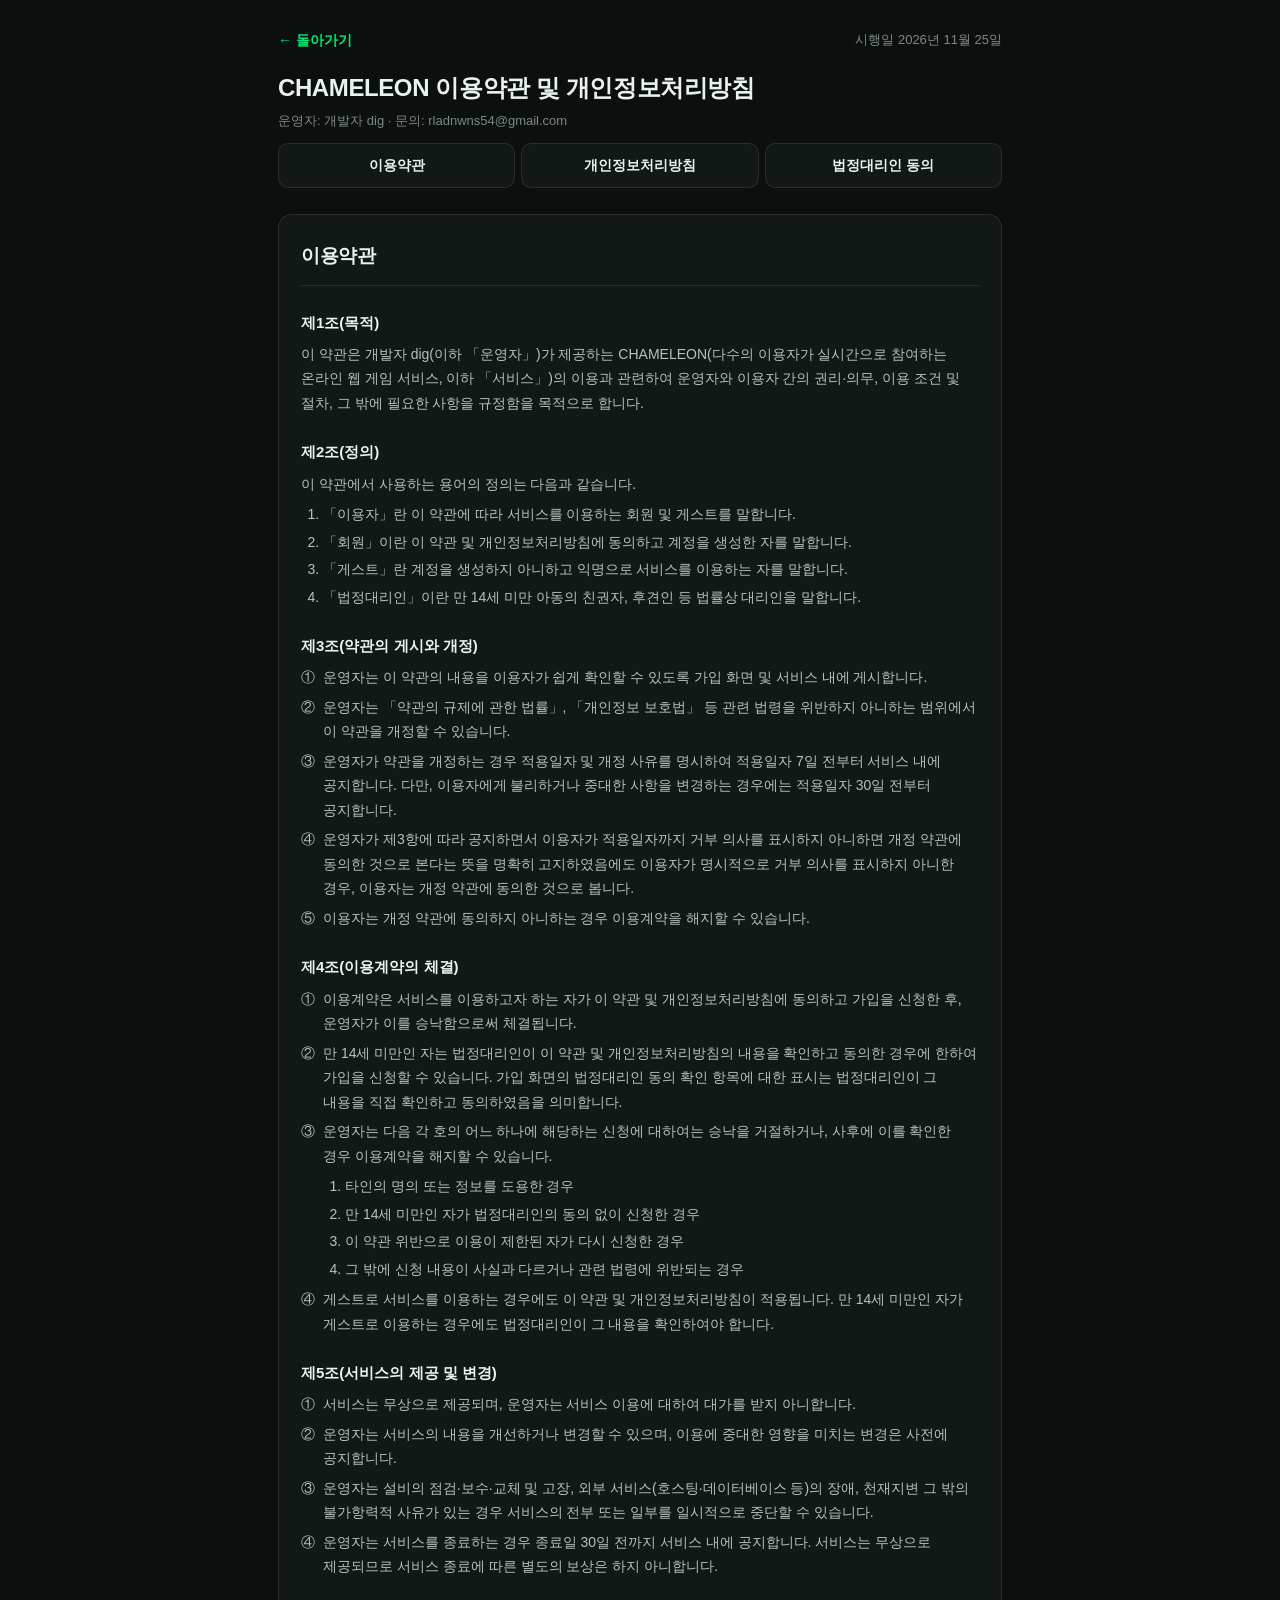
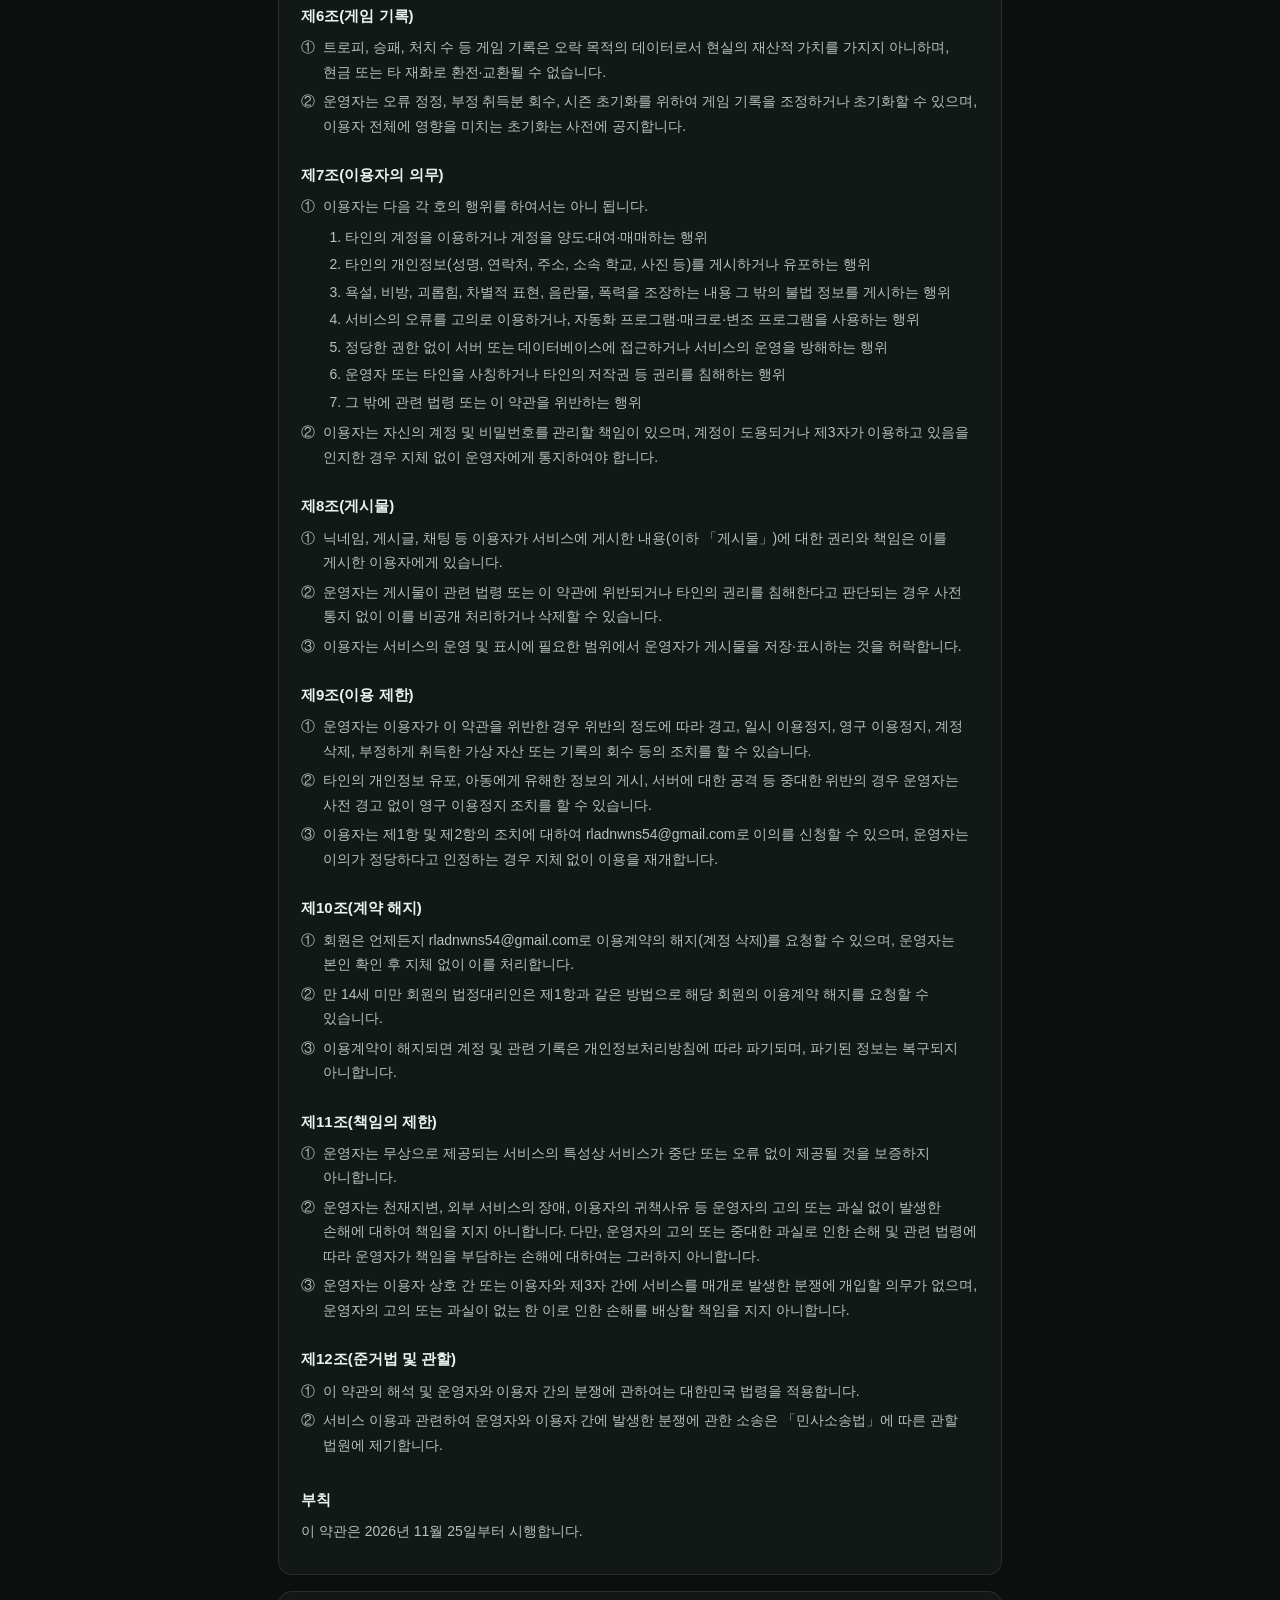
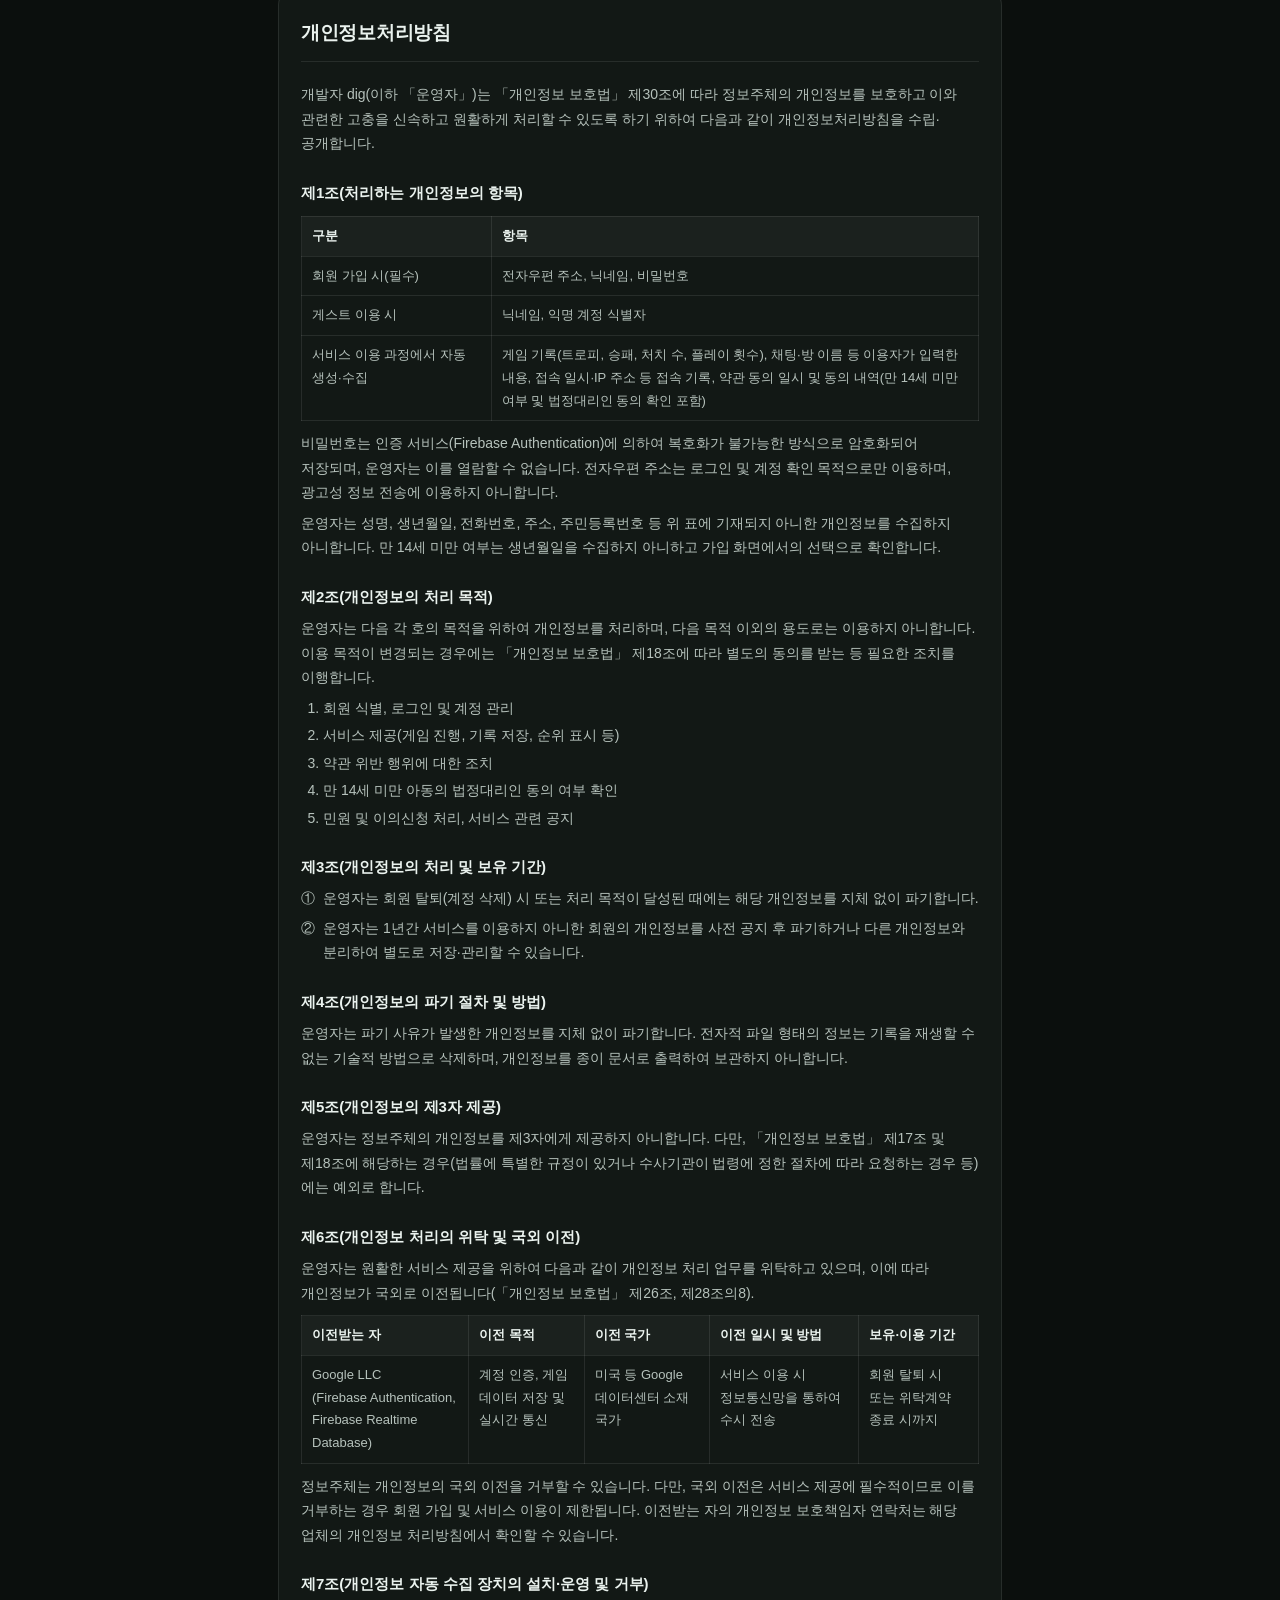
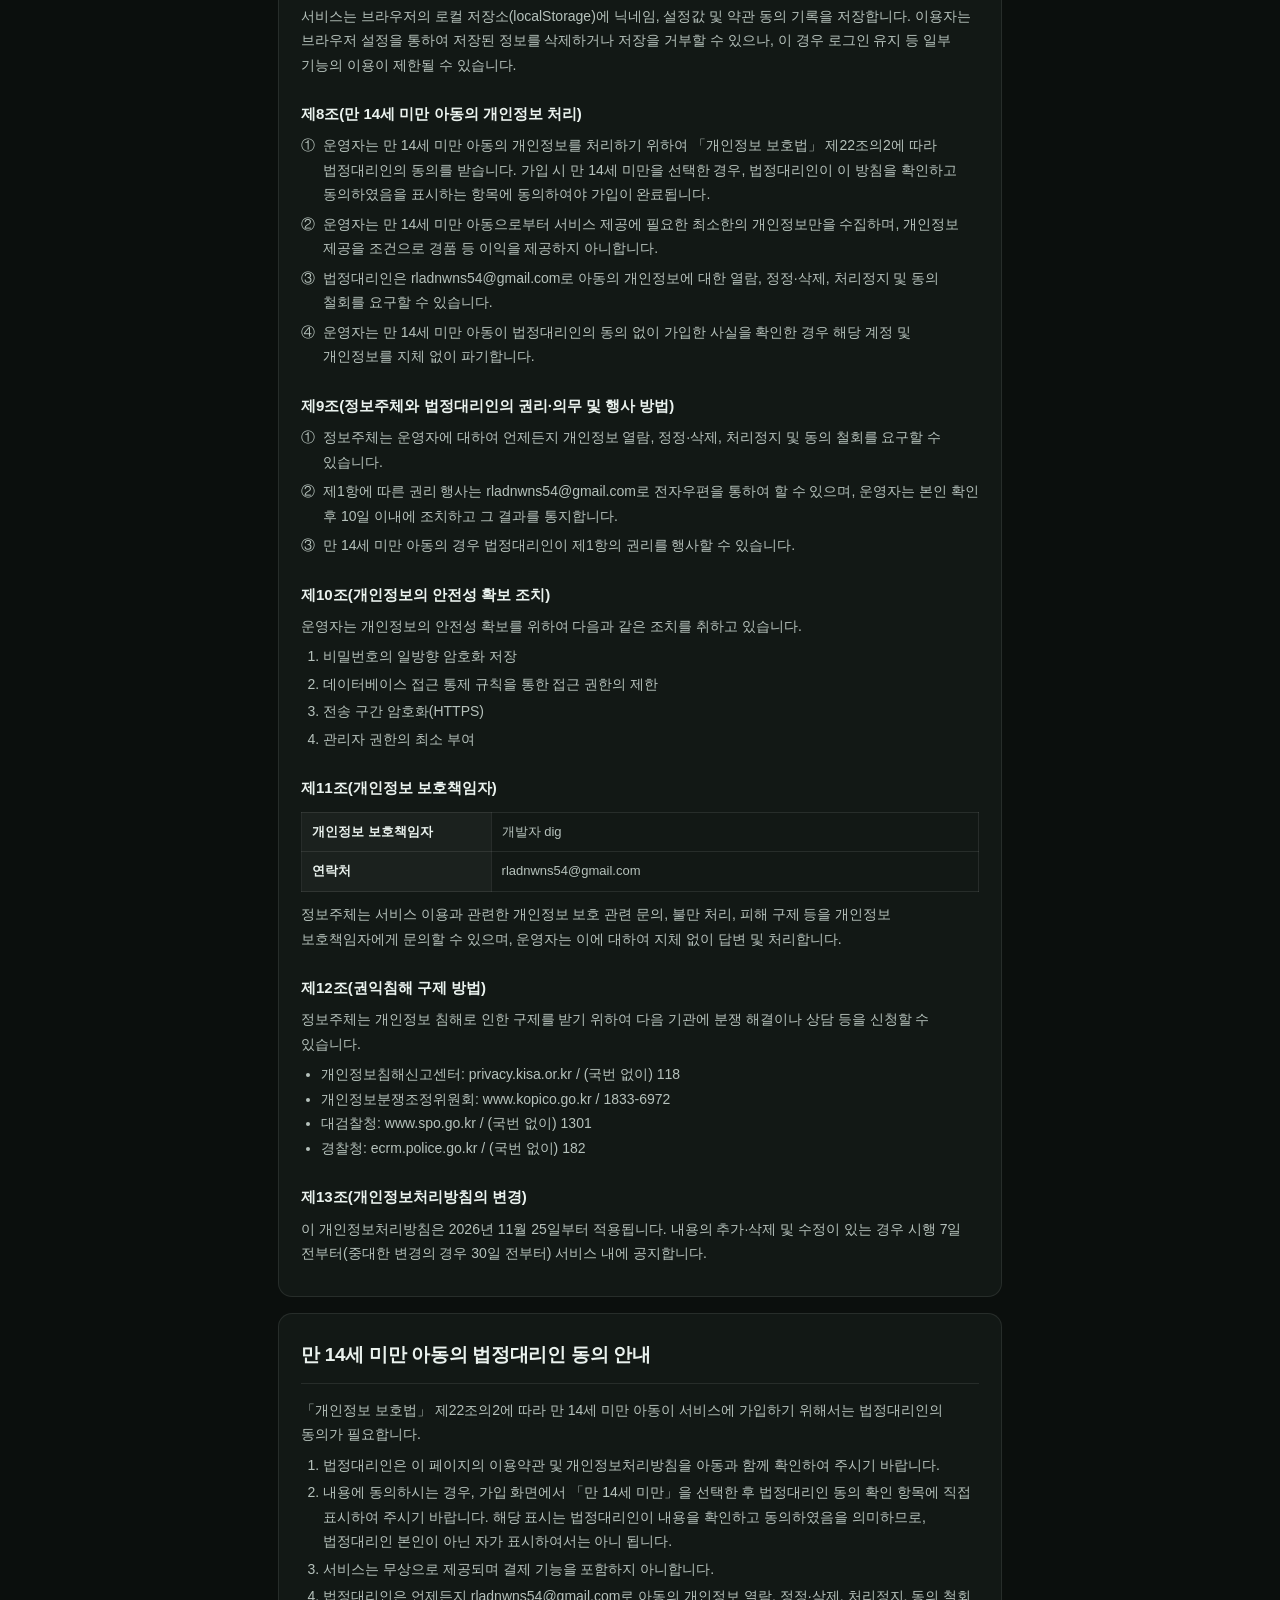
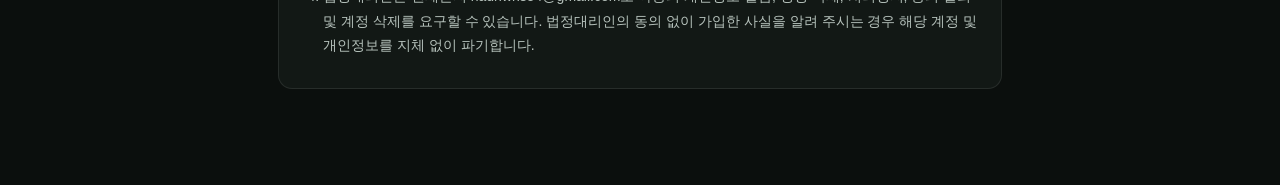
<file: terms.html>
<!DOCTYPE html>
<html lang="ko">
<head>
<meta charset="utf-8">
<meta name="viewport" content="width=device-width, initial-scale=1">
<title>CHAMELEON 이용약관 및 개인정보처리방침</title>

<style>
:root{--bg:#0b0f0d;--card:#121815;--ink:#EAF2EE;--sub:#B6C2BC;--mute:#7C8A83;--line:rgba(255,255,255,.09);--accent:#00E676;--soft:rgba(255,255,255,.04);
font-family:'Pretendard','Apple SD Gothic Neo','Noto Sans KR',sans-serif;}
*{box-sizing:border-box}
body{margin:0;background:var(--bg);color:var(--ink);line-height:1.75;-webkit-font-smoothing:antialiased;font-family:inherit;word-break:keep-all}
.wrap{max-width:760px;margin:0 auto;padding:28px 18px 80px}
a{color:var(--accent)}
.top{display:flex;justify-content:space-between;align-items:center;gap:10px;flex-wrap:wrap;margin-bottom:18px}
.top a{text-decoration:none;font-weight:600;font-size:14px}
nav.tabs{position:sticky;top:0;z-index:2;display:flex;gap:6px;background:var(--bg);padding:10px 0;margin-bottom:8px}
nav.tabs a{flex:1;text-align:center;padding:10px 6px;border-radius:10px;background:var(--card);border:1px solid var(--line);color:var(--ink);text-decoration:none;font-size:13.5px;font-weight:600}
h1{font-size:24px;line-height:1.4;margin:4px 0 6px;letter-spacing:-.4px}
.meta{color:var(--mute);font-size:13px}
section{background:var(--card);border:1px solid var(--line);border-radius:14px;padding:24px 22px;margin:16px 0;scroll-margin-top:70px}
h2{font-size:19px;margin:0 0 14px;padding-bottom:12px;border-bottom:1px solid var(--line);letter-spacing:-.3px}
h3{font-size:15px;margin:24px 0 6px}
h3.buchik{margin-top:30px}
p,li,td,th{font-size:14px;color:var(--sub)}
p{margin:6px 0}
ol.hang{list-style:none;padding:0;margin:6px 0}
ol.hang>li{position:relative;padding-left:22px;margin:5px 0}
ol.hang>li>.no{position:absolute;left:0;top:0}
ol.ho{padding-left:22px;margin:6px 0}
ol.ho>li{margin:3px 0}
ul{padding-left:20px;margin:6px 0}
table{width:100%;border-collapse:collapse;margin:10px 0}
th,td{border:1px solid var(--line);padding:8px 10px;text-align:left;vertical-align:top;font-size:13px}
th{color:var(--ink);background:var(--soft);font-weight:600}
.tw{overflow-x:auto}
</style>
</head>
<body>
<div class="wrap">
  <div class="top"><a href="index.html">← 돌아가기</a><span class="meta">시행일 2026년 11월 25일</span></div>
  <h1>CHAMELEON 이용약관 및 개인정보처리방침</h1>
  <div class="meta">운영자: 개발자 dig · 문의: rladnwns54@gmail.com</div>
  <nav class="tabs"><a href="#terms">이용약관</a><a href="#privacy">개인정보처리방침</a><a href="#kids">법정대리인 동의</a></nav>
  <section id="terms"><h2>이용약관</h2><h3>제1조(목적)</h3><p>이 약관은 개발자 dig(이하 「운영자」)가 제공하는 CHAMELEON(다수의 이용자가 실시간으로 참여하는 온라인 웹 게임 서비스, 이하 「서비스」)의 이용과 관련하여 운영자와 이용자 간의 권리·의무, 이용 조건 및 절차, 그 밖에 필요한 사항을 규정함을 목적으로 합니다.</p><h3>제2조(정의)</h3><p>이 약관에서 사용하는 용어의 정의는 다음과 같습니다.</p><ol class="ho"><li>「이용자」란 이 약관에 따라 서비스를 이용하는 회원 및 게스트를 말합니다.</li><li>「회원」이란 이 약관 및 개인정보처리방침에 동의하고 계정을 생성한 자를 말합니다.</li><li>「게스트」란 계정을 생성하지 아니하고 익명으로 서비스를 이용하는 자를 말합니다.</li><li>「법정대리인」이란 만 14세 미만 아동의 친권자, 후견인 등 법률상 대리인을 말합니다.</li></ol><h3>제3조(약관의 게시와 개정)</h3><ol class="hang"><li><span class="no">①</span>운영자는 이 약관의 내용을 이용자가 쉽게 확인할 수 있도록 가입 화면 및 서비스 내에 게시합니다.</li><li><span class="no">②</span>운영자는 「약관의 규제에 관한 법률」, 「개인정보 보호법」 등 관련 법령을 위반하지 아니하는 범위에서 이 약관을 개정할 수 있습니다.</li><li><span class="no">③</span>운영자가 약관을 개정하는 경우 적용일자 및 개정 사유를 명시하여 적용일자 7일 전부터 서비스 내에 공지합니다. 다만, 이용자에게 불리하거나 중대한 사항을 변경하는 경우에는 적용일자 30일 전부터 공지합니다.</li><li><span class="no">④</span>운영자가 제3항에 따라 공지하면서 이용자가 적용일자까지 거부 의사를 표시하지 아니하면 개정 약관에 동의한 것으로 본다는 뜻을 명확히 고지하였음에도 이용자가 명시적으로 거부 의사를 표시하지 아니한 경우, 이용자는 개정 약관에 동의한 것으로 봅니다.</li><li><span class="no">⑤</span>이용자는 개정 약관에 동의하지 아니하는 경우 이용계약을 해지할 수 있습니다.</li></ol><h3>제4조(이용계약의 체결)</h3><ol class="hang"><li><span class="no">①</span>이용계약은 서비스를 이용하고자 하는 자가 이 약관 및 개인정보처리방침에 동의하고 가입을 신청한 후, 운영자가 이를 승낙함으로써 체결됩니다.</li><li><span class="no">②</span>만 14세 미만인 자는 법정대리인이 이 약관 및 개인정보처리방침의 내용을 확인하고 동의한 경우에 한하여 가입을 신청할 수 있습니다. 가입 화면의 법정대리인 동의 확인 항목에 대한 표시는 법정대리인이 그 내용을 직접 확인하고 동의하였음을 의미합니다.</li><li><span class="no">③</span>운영자는 다음 각 호의 어느 하나에 해당하는 신청에 대하여는 승낙을 거절하거나, 사후에 이를 확인한 경우 이용계약을 해지할 수 있습니다.<ol class="ho"><li>타인의 명의 또는 정보를 도용한 경우</li><li>만 14세 미만인 자가 법정대리인의 동의 없이 신청한 경우</li><li>이 약관 위반으로 이용이 제한된 자가 다시 신청한 경우</li><li>그 밖에 신청 내용이 사실과 다르거나 관련 법령에 위반되는 경우</li></ol></li><li><span class="no">④</span>게스트로 서비스를 이용하는 경우에도 이 약관 및 개인정보처리방침이 적용됩니다. 만 14세 미만인 자가 게스트로 이용하는 경우에도 법정대리인이 그 내용을 확인하여야 합니다.</li></ol><h3>제5조(서비스의 제공 및 변경)</h3><ol class="hang"><li><span class="no">①</span>서비스는 무상으로 제공되며, 운영자는 서비스 이용에 대하여 대가를 받지 아니합니다.</li><li><span class="no">②</span>운영자는 서비스의 내용을 개선하거나 변경할 수 있으며, 이용에 중대한 영향을 미치는 변경은 사전에 공지합니다.</li><li><span class="no">③</span>운영자는 설비의 점검·보수·교체 및 고장, 외부 서비스(호스팅·데이터베이스 등)의 장애, 천재지변 그 밖의 불가항력적 사유가 있는 경우 서비스의 전부 또는 일부를 일시적으로 중단할 수 있습니다.</li><li><span class="no">④</span>운영자는 서비스를 종료하는 경우 종료일 30일 전까지 서비스 내에 공지합니다. 서비스는 무상으로 제공되므로 서비스 종료에 따른 별도의 보상은 하지 아니합니다.</li></ol><h3>제6조(게임 기록)</h3><ol class="hang"><li><span class="no">①</span>트로피, 승패, 처치 수 등 게임 기록은 오락 목적의 데이터로서 현실의 재산적 가치를 가지지 아니하며, 현금 또는 타 재화로 환전·교환될 수 없습니다.</li><li><span class="no">②</span>운영자는 오류 정정, 부정 취득분 회수, 시즌 초기화를 위하여 게임 기록을 조정하거나 초기화할 수 있으며, 이용자 전체에 영향을 미치는 초기화는 사전에 공지합니다.</li></ol><h3>제7조(이용자의 의무)</h3><ol class="hang"><li><span class="no">①</span>이용자는 다음 각 호의 행위를 하여서는 아니 됩니다.<ol class="ho"><li>타인의 계정을 이용하거나 계정을 양도·대여·매매하는 행위</li><li>타인의 개인정보(성명, 연락처, 주소, 소속 학교, 사진 등)를 게시하거나 유포하는 행위</li><li>욕설, 비방, 괴롭힘, 차별적 표현, 음란물, 폭력을 조장하는 내용 그 밖의 불법 정보를 게시하는 행위</li><li>서비스의 오류를 고의로 이용하거나, 자동화 프로그램·매크로·변조 프로그램을 사용하는 행위</li><li>정당한 권한 없이 서버 또는 데이터베이스에 접근하거나 서비스의 운영을 방해하는 행위</li><li>운영자 또는 타인을 사칭하거나 타인의 저작권 등 권리를 침해하는 행위</li><li>그 밖에 관련 법령 또는 이 약관을 위반하는 행위</li></ol></li><li><span class="no">②</span>이용자는 자신의 계정 및 비밀번호를 관리할 책임이 있으며, 계정이 도용되거나 제3자가 이용하고 있음을 인지한 경우 지체 없이 운영자에게 통지하여야 합니다.</li></ol><h3>제8조(게시물)</h3><ol class="hang"><li><span class="no">①</span>닉네임, 게시글, 채팅 등 이용자가 서비스에 게시한 내용(이하 「게시물」)에 대한 권리와 책임은 이를 게시한 이용자에게 있습니다.</li><li><span class="no">②</span>운영자는 게시물이 관련 법령 또는 이 약관에 위반되거나 타인의 권리를 침해한다고 판단되는 경우 사전 통지 없이 이를 비공개 처리하거나 삭제할 수 있습니다.</li><li><span class="no">③</span>이용자는 서비스의 운영 및 표시에 필요한 범위에서 운영자가 게시물을 저장·표시하는 것을 허락합니다.</li></ol><h3>제9조(이용 제한)</h3><ol class="hang"><li><span class="no">①</span>운영자는 이용자가 이 약관을 위반한 경우 위반의 정도에 따라 경고, 일시 이용정지, 영구 이용정지, 계정 삭제, 부정하게 취득한 가상 자산 또는 기록의 회수 등의 조치를 할 수 있습니다.</li><li><span class="no">②</span>타인의 개인정보 유포, 아동에게 유해한 정보의 게시, 서버에 대한 공격 등 중대한 위반의 경우 운영자는 사전 경고 없이 영구 이용정지 조치를 할 수 있습니다.</li><li><span class="no">③</span>이용자는 제1항 및 제2항의 조치에 대하여 rladnwns54@gmail.com로 이의를 신청할 수 있으며, 운영자는 이의가 정당하다고 인정하는 경우 지체 없이 이용을 재개합니다.</li></ol><h3>제10조(계약 해지)</h3><ol class="hang"><li><span class="no">①</span>회원은 언제든지 rladnwns54@gmail.com로 이용계약의 해지(계정 삭제)를 요청할 수 있으며, 운영자는 본인 확인 후 지체 없이 이를 처리합니다.</li><li><span class="no">②</span>만 14세 미만 회원의 법정대리인은 제1항과 같은 방법으로 해당 회원의 이용계약 해지를 요청할 수 있습니다.</li><li><span class="no">③</span>이용계약이 해지되면 계정 및 관련 기록은 개인정보처리방침에 따라 파기되며, 파기된 정보는 복구되지 아니합니다.</li></ol><h3>제11조(책임의 제한)</h3><ol class="hang"><li><span class="no">①</span>운영자는 무상으로 제공되는 서비스의 특성상 서비스가 중단 또는 오류 없이 제공될 것을 보증하지 아니합니다.</li><li><span class="no">②</span>운영자는 천재지변, 외부 서비스의 장애, 이용자의 귀책사유 등 운영자의 고의 또는 과실 없이 발생한 손해에 대하여 책임을 지지 아니합니다. 다만, 운영자의 고의 또는 중대한 과실로 인한 손해 및 관련 법령에 따라 운영자가 책임을 부담하는 손해에 대하여는 그러하지 아니합니다.</li><li><span class="no">③</span>운영자는 이용자 상호 간 또는 이용자와 제3자 간에 서비스를 매개로 발생한 분쟁에 개입할 의무가 없으며, 운영자의 고의 또는 과실이 없는 한 이로 인한 손해를 배상할 책임을 지지 아니합니다.</li></ol><h3>제12조(준거법 및 관할)</h3><ol class="hang"><li><span class="no">①</span>이 약관의 해석 및 운영자와 이용자 간의 분쟁에 관하여는 대한민국 법령을 적용합니다.</li><li><span class="no">②</span>서비스 이용과 관련하여 운영자와 이용자 간에 발생한 분쟁에 관한 소송은 「민사소송법」에 따른 관할 법원에 제기합니다.</li></ol><h3 class="buchik">부칙</h3><p>이 약관은 2026년 11월 25일부터 시행합니다.</p></section>
  <section id="privacy"><h2>개인정보처리방침</h2><div class="tw"><p>개발자 dig(이하 「운영자」)는 「개인정보 보호법」 제30조에 따라 정보주체의 개인정보를 보호하고 이와 관련한 고충을 신속하고 원활하게 처리할 수 있도록 하기 위하여 다음과 같이 개인정보처리방침을 수립·공개합니다.</p><h3>제1조(처리하는 개인정보의 항목)</h3><table><tr><th style="width:28%">구분</th><th>항목</th></tr>
<tr><td>회원 가입 시(필수)</td><td>전자우편 주소, 닉네임, 비밀번호</td></tr>
<tr><td>게스트 이용 시</td><td>닉네임, 익명 계정 식별자</td></tr>
<tr><td>서비스 이용 과정에서 자동 생성·수집</td><td>게임 기록(트로피, 승패, 처치 수, 플레이 횟수), 채팅·방 이름 등 이용자가 입력한 내용, 접속 일시·IP 주소 등 접속 기록, 약관 동의 일시 및 동의 내역(만 14세 미만 여부 및 법정대리인 동의 확인 포함)</td></tr></table>
<p>비밀번호는 인증 서비스(Firebase Authentication)에 의하여 복호화가 불가능한 방식으로 암호화되어 저장되며, 운영자는 이를 열람할 수 없습니다. 전자우편 주소는 로그인 및 계정 확인 목적으로만 이용하며, 광고성 정보 전송에 이용하지 아니합니다.</p><p>운영자는 성명, 생년월일, 전화번호, 주소, 주민등록번호 등 위 표에 기재되지 아니한 개인정보를 수집하지 아니합니다. 만 14세 미만 여부는 생년월일을 수집하지 아니하고 가입 화면에서의 선택으로 확인합니다.</p><h3>제2조(개인정보의 처리 목적)</h3><p>운영자는 다음 각 호의 목적을 위하여 개인정보를 처리하며, 다음 목적 이외의 용도로는 이용하지 아니합니다. 이용 목적이 변경되는 경우에는 「개인정보 보호법」 제18조에 따라 별도의 동의를 받는 등 필요한 조치를 이행합니다.</p><ol class="ho"><li>회원 식별, 로그인 및 계정 관리</li><li>서비스 제공(게임 진행, 기록 저장, 순위 표시 등)</li><li>약관 위반 행위에 대한 조치</li><li>만 14세 미만 아동의 법정대리인 동의 여부 확인</li><li>민원 및 이의신청 처리, 서비스 관련 공지</li></ol><h3>제3조(개인정보의 처리 및 보유 기간)</h3><ol class="hang"><li><span class="no">①</span>운영자는 회원 탈퇴(계정 삭제) 시 또는 처리 목적이 달성된 때에는 해당 개인정보를 지체 없이 파기합니다.</li><li><span class="no">②</span>운영자는 1년간 서비스를 이용하지 아니한 회원의 개인정보를 사전 공지 후 파기하거나 다른 개인정보와 분리하여 별도로 저장·관리할 수 있습니다.</li></ol><h3>제4조(개인정보의 파기 절차 및 방법)</h3><p>운영자는 파기 사유가 발생한 개인정보를 지체 없이 파기합니다. 전자적 파일 형태의 정보는 기록을 재생할 수 없는 기술적 방법으로 삭제하며, 개인정보를 종이 문서로 출력하여 보관하지 아니합니다.</p><h3>제5조(개인정보의 제3자 제공)</h3><p>운영자는 정보주체의 개인정보를 제3자에게 제공하지 아니합니다. 다만, 「개인정보 보호법」 제17조 및 제18조에 해당하는 경우(법률에 특별한 규정이 있거나 수사기관이 법령에 정한 절차에 따라 요청하는 경우 등)에는 예외로 합니다.</p><h3>제6조(개인정보 처리의 위탁 및 국외 이전)</h3><p>운영자는 원활한 서비스 제공을 위하여 다음과 같이 개인정보 처리 업무를 위탁하고 있으며, 이에 따라 개인정보가 국외로 이전됩니다(「개인정보 보호법」 제26조, 제28조의8).</p>
<table><tr><th>이전받는 자</th><th>이전 목적</th><th>이전 국가</th><th>이전 일시 및 방법</th><th>보유·이용 기간</th></tr><tr><td>Google LLC<br>(Firebase Authentication, Firebase Realtime Database)</td><td>계정 인증, 게임 데이터 저장 및 실시간 통신</td><td>미국 등 Google 데이터센터 소재 국가</td><td>서비스 이용 시 정보통신망을 통하여 수시 전송</td><td>회원 탈퇴 시 또는 위탁계약 종료 시까지</td></tr></table>
<p>정보주체는 개인정보의 국외 이전을 거부할 수 있습니다. 다만, 국외 이전은 서비스 제공에 필수적이므로 이를 거부하는 경우 회원 가입 및 서비스 이용이 제한됩니다. 이전받는 자의 개인정보 보호책임자 연락처는 해당 업체의 개인정보 처리방침에서 확인할 수 있습니다.</p><h3>제7조(개인정보 자동 수집 장치의 설치·운영 및 거부)</h3><p>서비스는 브라우저의 로컬 저장소(localStorage)에 닉네임, 설정값 및 약관 동의 기록을 저장합니다. 이용자는 브라우저 설정을 통하여 저장된 정보를 삭제하거나 저장을 거부할 수 있으나, 이 경우 로그인 유지 등 일부 기능의 이용이 제한될 수 있습니다.</p><h3>제8조(만 14세 미만 아동의 개인정보 처리)</h3><ol class="hang"><li><span class="no">①</span>운영자는 만 14세 미만 아동의 개인정보를 처리하기 위하여 「개인정보 보호법」 제22조의2에 따라 법정대리인의 동의를 받습니다. 가입 시 만 14세 미만을 선택한 경우, 법정대리인이 이 방침을 확인하고 동의하였음을 표시하는 항목에 동의하여야 가입이 완료됩니다.</li><li><span class="no">②</span>운영자는 만 14세 미만 아동으로부터 서비스 제공에 필요한 최소한의 개인정보만을 수집하며, 개인정보 제공을 조건으로 경품 등 이익을 제공하지 아니합니다.</li><li><span class="no">③</span>법정대리인은 rladnwns54@gmail.com로 아동의 개인정보에 대한 열람, 정정·삭제, 처리정지 및 동의 철회를 요구할 수 있습니다.</li><li><span class="no">④</span>운영자는 만 14세 미만 아동이 법정대리인의 동의 없이 가입한 사실을 확인한 경우 해당 계정 및 개인정보를 지체 없이 파기합니다.</li></ol><h3>제9조(정보주체와 법정대리인의 권리·의무 및 행사 방법)</h3><ol class="hang"><li><span class="no">①</span>정보주체는 운영자에 대하여 언제든지 개인정보 열람, 정정·삭제, 처리정지 및 동의 철회를 요구할 수 있습니다.</li><li><span class="no">②</span>제1항에 따른 권리 행사는 rladnwns54@gmail.com로 전자우편을 통하여 할 수 있으며, 운영자는 본인 확인 후 10일 이내에 조치하고 그 결과를 통지합니다.</li><li><span class="no">③</span>만 14세 미만 아동의 경우 법정대리인이 제1항의 권리를 행사할 수 있습니다.</li></ol><h3>제10조(개인정보의 안전성 확보 조치)</h3><p>운영자는 개인정보의 안전성 확보를 위하여 다음과 같은 조치를 취하고 있습니다.</p><ol class="ho"><li>비밀번호의 일방향 암호화 저장</li><li>데이터베이스 접근 통제 규칙을 통한 접근 권한의 제한</li><li>전송 구간 암호화(HTTPS)</li><li>관리자 권한의 최소 부여</li></ol><h3>제11조(개인정보 보호책임자)</h3><table><tr><th style="width:28%">개인정보 보호책임자</th><td>개발자 dig</td></tr><tr><th>연락처</th><td>rladnwns54@gmail.com</td></tr></table>
<p>정보주체는 서비스 이용과 관련한 개인정보 보호 관련 문의, 불만 처리, 피해 구제 등을 개인정보 보호책임자에게 문의할 수 있으며, 운영자는 이에 대하여 지체 없이 답변 및 처리합니다.</p><h3>제12조(권익침해 구제 방법)</h3><p>정보주체는 개인정보 침해로 인한 구제를 받기 위하여 다음 기관에 분쟁 해결이나 상담 등을 신청할 수 있습니다.</p><ul>
<li>개인정보침해신고센터: privacy.kisa.or.kr / (국번 없이) 118</li>
<li>개인정보분쟁조정위원회: www.kopico.go.kr / 1833-6972</li>
<li>대검찰청: www.spo.go.kr / (국번 없이) 1301</li>
<li>경찰청: ecrm.police.go.kr / (국번 없이) 182</li>
</ul><h3>제13조(개인정보처리방침의 변경)</h3><p>이 개인정보처리방침은 2026년 11월 25일부터 적용됩니다. 내용의 추가·삭제 및 수정이 있는 경우 시행 7일 전부터(중대한 변경의 경우 30일 전부터) 서비스 내에 공지합니다.</p></div></section>
  <section id="kids"><h2>만 14세 미만 아동의 법정대리인 동의 안내</h2><p>「개인정보 보호법」 제22조의2에 따라 만 14세 미만 아동이 서비스에 가입하기 위해서는 법정대리인의 동의가 필요합니다.</p>
<ol class="ho"><li>법정대리인은 이 페이지의 이용약관 및 개인정보처리방침을 아동과 함께 확인하여 주시기 바랍니다.</li><li>내용에 동의하시는 경우, 가입 화면에서 「만 14세 미만」을 선택한 후 법정대리인 동의 확인 항목에 직접 표시하여 주시기 바랍니다. 해당 표시는 법정대리인이 내용을 확인하고 동의하였음을 의미하므로, 법정대리인 본인이 아닌 자가 표시하여서는 아니 됩니다.</li><li>서비스는 무상으로 제공되며 결제 기능을 포함하지 아니합니다.</li><li>법정대리인은 언제든지 rladnwns54@gmail.com로 아동의 개인정보 열람, 정정·삭제, 처리정지, 동의 철회 및 계정 삭제를 요구할 수 있습니다. 법정대리인의 동의 없이 가입한 사실을 알려 주시는 경우 해당 계정 및 개인정보를 지체 없이 파기합니다.</li></ol></section>
</div>
</body>
</html>
</file>
